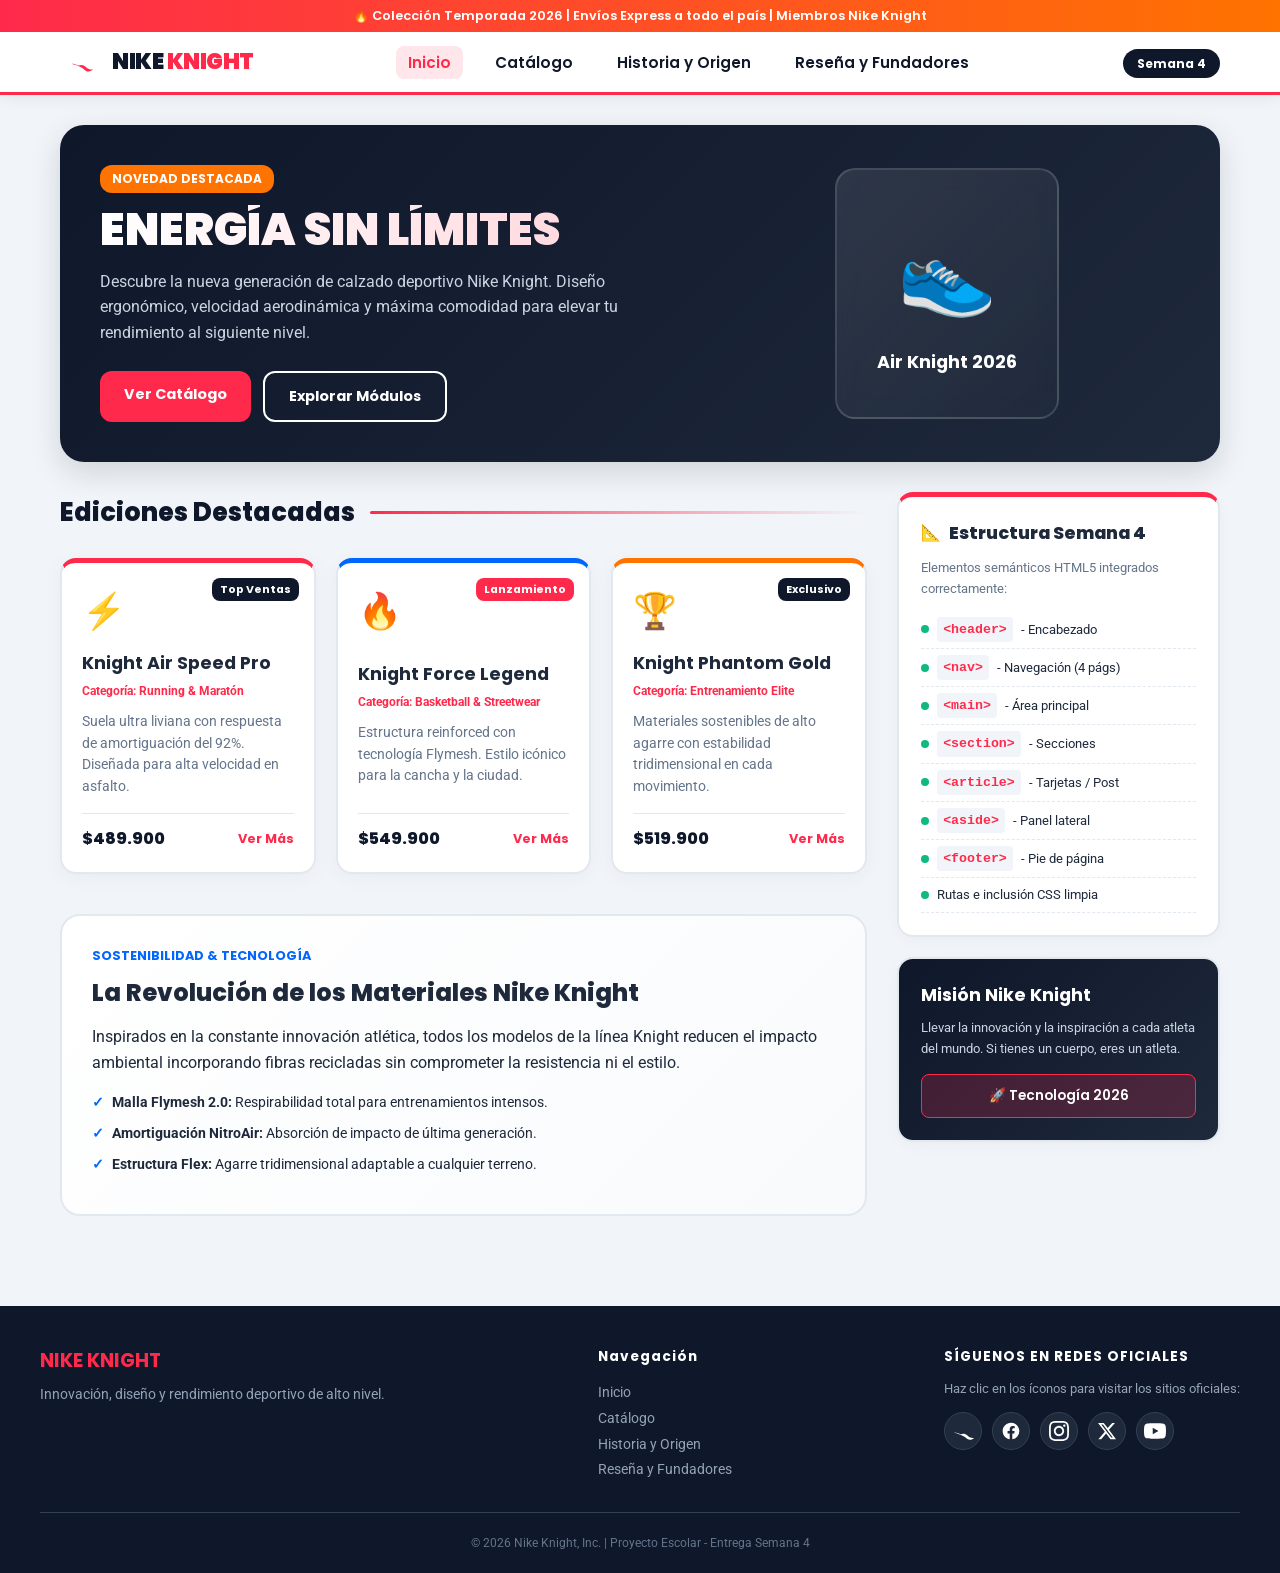
<file: index.html>
<!DOCTYPE html>
<html lang="es">
<head>
    <meta charset="UTF-8">
    <meta name="viewport" content="width=device-width, initial-scale=1.0">
    <title>Nike Knight - Innovación & Estilo Deportivo</title>
    <!-- Ruta limpia a la carpeta css -->
    <link rel="stylesheet" href="CSS/cssindex.css">
    <!-- Google Fonts -->
    <link rel="preconnect" href="https://fonts.googleapis.com">
    <link rel="preconnect" href="https://fonts.gstatic.com" crossorigin>
    <link href="https://fonts.googleapis.com/css2?family=Poppins:wght@400;600;800;900&family=Roboto:wght@400;500;700&display=swap" rel="stylesheet">
</head>
<body>

    <!-- HEADER: Encabezado principal del sitio -->
    <header class="main-header">
        <div class="top-announcement">
            <p>🔥 Colección Temporada 2026 | Envíos Express a todo el país | Miembros Nike Knight</p>
        </div>
        
        <div class="header-body">
            <div class="brand-container">
                <a href="HTML/index.html" class="logo-link">
                    <!-- Icono Swoosh Vectorial de Nike -->
                    <svg class="brand-logo" viewBox="0 0 24 24" aria-label="Logo Nike Knight">
                        <path fill="currentColor" d="M9.408 15.602c-2.482-1.31-5.186-2.002-7.908-2.002 0 0 9.87 2.11 13.91 6.15 3.32 3.32 7.09 1.25 8.59-.25-1.88.38-4.72-.1-7.14-2.52-2.13-2.13-4.63-2.61-7.452-1.378z"/>
                    </svg>
                    <span class="brand-title">NIKE <span class="highlight">KNIGHT</span></span>
                </a>
            </div>

            <!-- NAV: Menú de navegación principal (4 páginas principales) -->
            <nav class="main-nav">
                <ul>
                    <li><a href="index.html" class="nav-link active">Inicio</a></li>
                    <li><a href="calzado.html" class="nav-link">Catálogo</a></li>
                    <li><a href="colecciones.html" class="nav-link">Historia y Origen</a></li>
                    <li><a href="contacto.html" class="nav-link">Reseña y Fundadores</a></li>
                </ul>
            </nav>

            <div class="header-status">
                <span class="status-pill">Semana 4</span>
            </div>
        </div>
    </header>

    <!-- MAIN: Contenido central -->
    <main class="main-layout">

        <!-- Banner Principal Hero estilo Cómic/Revista dinámico -->
        <section class="hero-banner">
            <div class="hero-content">
                <span class="category-badge">Novedad Destacada</span>
                <h1 class="hero-title">ENERGÍA SIN LÍMITES</h1>
                <p class="hero-subtitle">Descubre la nueva generación de calzado deportivo Nike Knight. Diseño ergonómico, velocidad aerodinámica y máxima comodidad para elevar tu rendimiento al siguiente nivel.</p>
                <div class="hero-actions">
                    <a href="calzado.html" class="cta-button primary">Ver Catálogo</a>
                    <a href="#proyectos" class="cta-button secondary">Explorar Módulos</a>
                </div>
            </div>
            <div class="hero-visual">
                <div class="visual-card">
                    <span class="card-floating-icon">👟</span>
                    <span class="visual-tag">Air Knight 2026</span>
                </div>
            </div>
        </section>

        <!-- Layout en rejilla de contenido + lateral -->
        <div class="layout-grid">

            <!-- Columna Izquierda: Secciones y Artículos -->
            <div class="content-primary">

                <!-- SECTION 1: Galería / Catálogo -->
                <section id="proyectos" class="content-section">
                    <div class="section-header">
                        <h2>Ediciones Destacadas</h2>
                        <span class="section-divider"></span>
                    </div>

                    <div class="cards-wrapper">
                        <!-- ARTICLE 1 -->
                        <article class="comic-card red-theme">
                            <div class="card-badge">Top Ventas</div>
                            <div class="card-header-icon">
                                <span>⚡</span>
                            </div>
                            <div class="card-body">
                                <h3>Knight Air Speed Pro</h3>
                                <p class="card-sub">Categoría: Running & Maratón</p>
                                <p class="card-text">Suela ultra liviana con respuesta de amortiguación del 92%. Diseñada para alta velocidad en asfalto.</p>
                            </div>
                            <div class="card-footer">
                                <span class="price-tag">$489.900</span>
                                <a href="calzado.html" class="card-btn">Ver Más</a>
                            </div>
                        </article>

                        <!-- ARTICLE 2 -->
                        <article class="comic-card blue-theme">
                            <div class="card-badge new">Lanzamiento</div>
                            <div class="card-header-icon">
                                <span>🔥</span>
                            </div>
                            <div class="card-body">
                                <h3>Knight Force Legend</h3>
                                <p class="card-sub">Categoría: Basketball & Streetwear</p>
                                <p class="card-text">Estructura reinforced con tecnología Flymesh. Estilo icónico para la cancha y la ciudad.</p>
                            </div>
                            <div class="card-footer">
                                <span class="price-tag">$549.900</span>
                                <a href="calzado.html" class="card-btn">Ver Más</a>
                            </div>
                        </article>

                        <!-- ARTICLE 3 -->
                        <article class="comic-card orange-theme">
                            <div class="card-badge">Exclusivo</div>
                            <div class="card-header-icon">
                                <span>🏆</span>
                            </div>
                            <div class="card-body">
                                <h3>Knight Phantom Gold</h3>
                                <p class="card-sub">Categoría: Entrenamiento Elite</p>
                                <p class="card-text">Materiales sostenibles de alto agarre con estabilidad tridimensional en cada movimiento.</p>
                            </div>
                            <div class="card-footer">
                                <span class="price-tag">$519.900</span>
                                <a href="calzado.html" class="card-btn">Ver Más</a>
                            </div>
                        </article>
                    </div>
                </section>

                <!-- SECTION 2: Historia / Artículo Informativo -->
                <section class="content-section info-banner">
                    <article class="article-feature">
                        <div class="feature-tag">Sostenibilidad & Tecnología</div>
                        <h2>La Revolución de los Materiales Nike Knight</h2>
                        <p>Inspirados en la constante innovación atlética, todos los modelos de la línea Knight reducen el impacto ambiental incorporando fibras recicladas sin comprometer la resistencia ni el estilo.</p>
                        <ul class="feature-list">
                            <li><strong>Malla Flymesh 2.0:</strong> Respirabilidad total para entrenamientos intensos.</li>
                            <li><strong>Amortiguación NitroAir:</strong> Absorción de impacto de última generación.</li>
                            <li><strong>Estructura Flex:</strong> Agarre tridimensional adaptable a cualquier terreno.</li>
                        </ul>
                    </article>
                </section>

            </div>

            <!-- ASIDE: Información Lateral y Requisitos Cumplidos -->
            <aside class="content-aside">
                <div class="aside-card check-card">
                    <div class="aside-title">
                        <span class="icon">📐</span>
                        <h3>Estructura Semana 4</h3>
                    </div>
                    <p class="aside-intro">Elementos semánticos HTML5 integrados correctamente:</p>
                    <ul class="semantic-list">
                        <li><span class="dot green"></span> <code>&lt;header&gt;</code> - Encabezado</li>
                        <li><span class="dot green"></span> <code>&lt;nav&gt;</code> - Navegación (4 págs)</li>
                        <li><span class="dot green"></span> <code>&lt;main&gt;</code> - Área principal</li>
                        <li><span class="dot green"></span> <code>&lt;section&gt;</code> - Secciones</li>
                        <li><span class="dot green"></span> <code>&lt;article&gt;</code> - Tarjetas / Post</li>
                        <li><span class="dot green"></span> <code>&lt;aside&gt;</code> - Panel lateral</li>
                        <li><span class="dot green"></span> <code>&lt;footer&gt;</code> - Pie de página</li>
                        <li><span class="dot green"></span> Rutas e inclusión CSS limpia</li>
                    </ul>
                </div>

                <!-- Cuadro reemplazado sin formulario -->
                <div class="aside-card promo-card">
                    <h3>Misión Nike Knight</h3>
                    <p>Llevar la innovación y la inspiración a cada atleta del mundo. Si tienes un cuerpo, eres un atleta.</p>
                    <div class="info-box-badge">
                        <span>🚀 Tecnología 2026</span>
                    </div>
                </div>
            </aside>

        </div>

    </main>

    <!-- FOOTER: Pie de página responsivo -->
    <footer class="main-footer">
        <div class="footer-container">
            <div class="footer-info">
                <h4>NIKE KNIGHT</h4>
                <p>Innovación, diseño y rendimiento deportivo de alto nivel.</p>
            </div>

            <div class="footer-links">
                <h5>Navegación</h5>
                <ul>
                    <li><a href="index.html">Inicio</a></li>
                    <li><a href="calzado.html">Catálogo</a></li>
                    <li><a href="colecciones.html">Historia y Origen</a></li>
                    <li><a href="contacto.html">Reseña y Fundadores</a></li>
                </ul>
            </div>

            <div class="footer-social">
                <h5>SÍGUENOS EN REDES OFICIALES</h5>
                <p class="social-desc">Haz clic en los íconos para visitar los sitios oficiales:</p>
                <div class="social-icons">
                    <a href="https://www.nike.com" target="_blank" rel="noopener" class="social-link nike-official" title="Sitio Oficial Nike">
                        <svg viewBox="0 0 24 24" width="22" height="22"><path fill="currentColor" d="M9.408 15.602c-2.482-1.31-5.186-2.002-7.908-2.002 0 0 9.87 2.11 13.91 6.15 3.32 3.32 7.09 1.25 8.59-.25-1.88.38-4.72-.1-7.14-2.52-2.13-2.13-4.63-2.61-7.452-1.378z"/></svg>
                    </a>
                    <a href="https://www.facebook.com/nike" target="_blank" rel="noopener" class="social-link fb" title="Facebook Oficial">
                        <svg viewBox="0 0 24 24" width="20" height="20"><path fill="currentColor" d="M12 2.04C6.5 2.04 2 6.53 2 12.06C2 17.06 5.66 21.21 10.44 21.96V14.96H7.9V12.06H10.44V9.85C10.44 7.34 11.93 5.96 14.22 5.96C15.31 5.96 16.45 6.15 16.45 6.15V8.62H15.19C13.95 8.62 13.56 9.39 13.56 10.18V12.06H16.34L15.89 14.96H13.56V21.96A10 10 0 0 0 22 12.06C22 6.53 17.5 2.04 12 2.04Z"/></svg>
                    </a>
                    <a href="https://www.instagram.com/nike" target="_blank" rel="noopener" class="social-link ig" title="Instagram Oficial">
                        <svg viewBox="0 0 24 24" width="20" height="20"><path fill="currentColor" d="M12 2.163c3.204 0 3.584.012 4.85.07 3.252.148 4.771 1.691 4.919 4.919.058 1.265.069 1.645.069 4.849 0 3.205-.012 3.584-.069 4.849-.149 3.225-1.664 4.771-4.919 4.919-1.266.058-1.644.07-4.85.07-3.204 0-3.584-.012-4.849-.07-3.26-.149-4.771-1.699-4.919-4.92-.058-1.265-.07-1.644-.07-4.849 0-3.204.013-3.583.07-4.849.149-3.227 1.664-4.771 4.919-4.919 1.266-.057 1.645-.069 4.849-.069zm0-2.163c-3.259 0-3.667.014-4.947.072-4.358.2-6.78 2.618-6.98 6.98-.059 1.281-.073 1.689-.073 4.948 0 3.259.014 3.668.072 4.948.2 4.358 2.618 6.78 6.98 6.98 1.281.058 1.689.072 4.948.072 3.259 0 3.668-.014 4.948-.072 4.354-.2 6.782-2.618 6.979-6.98.059-1.28.073-1.689.073-4.948 0-3.259-.014-3.667-.072-4.947-.196-4.354-2.617-6.78-6.979-6.98-1.281-.059-1.69-.073-4.949-.073zm0 5.838c-3.403 0-6.162 2.759-6.162 6.162s2.759 6.163 6.162 6.163 6.162-2.759 6.162-6.163c0-3.403-2.759-6.162-6.162-6.162zm0 10.162c-2.209 0-4-1.79-4-4 0-2.209 1.791-4 4-4s4 1.791 4 4c0 2.21-1.791 4-4 4zm6.406-11.845c-.796 0-1.441.645-1.441 1.44s.645 1.44 1.441 1.44c.795 0 1.439-.645 1.439-1.44s-.644-1.44-1.439-1.44z"/></svg>
                    </a>
                    <a href="https://twitter.com/nike" target="_blank" rel="noopener" class="social-link tw" title="X (Twitter) Oficial">
                        <svg viewBox="0 0 24 24" width="20" height="20"><path fill="currentColor" d="M18.244 2.25h3.308l-7.227 8.26 8.502 11.24H16.17l-5.214-6.817L4.99 21.75H1.68l7.73-8.835L1.254 2.25H8.08l4.713 6.231zm-1.161 17.52h1.833L7.084 4.126H5.117z"/></svg>
                    </a>
                    <a href="https://www.youtube.com/user/nike" target="_blank" rel="noopener" class="social-link yt" title="YouTube Oficial">
                        <svg viewBox="0 0 24 24" width="22" height="22"><path fill="currentColor" d="M23.498 6.186a3.016 3.016 0 0 0-2.122-2.136C19.505 3.545 12 3.545 12 3.545s-7.505 0-9.377.505A3.017 3.017 0 0 0 .502 6.186C0 8.07 0 12 0 12s0 3.93.502 5.814a3.016 3.016 0 0 0 2.122 2.136c1.871.505 9.376.505 9.376.505s7.505 0 9.377-.505a3.015 3.015 0 0 0 2.122-2.136C24 15.93 24 12 24 12s0-3.93-.502-5.814zM9.545 15.568V8.432L15.818 12l-6.273 3.568z"/></svg>
                    </a>
                </div>
            </div>
        </div>

        <div class="footer-bottom">
            <p>&copy; 2026 Nike Knight, Inc. | Proyecto Escolar - Entrega Semana 4</p>
        </div>
    </footer>

</body>
</html>
</file>
<file: CSS/cssindex.css>
/* ==========================================================================
   ESTILOS CSS3 - NIKE KNIGHT (DISEÑO VIBRANTE, MODERNO Y RESPONSIVO)
   Entrega Semana 4 - Sin JavaScript
   ========================================================================== */

/* Variables de Colores Vivos y Tipografía */
:root {
    --primary-red: #ff2a4b;
    --primary-blue: #0066ff;
    --primary-orange: #ff7300;
    --dark-navy: #0f172a;
    --card-bg: #ffffff;
    --bg-light: #f1f5f9;
    --text-main: #1e293b;
    --text-muted: #64748b;
    --border-line: #e2e8f0;
    --font-heading: 'Poppins', sans-serif;
    --font-body: 'Roboto', sans-serif;
}

/* Reseteo general */
* {
    margin: 0;
    padding: 0;
    box-sizing: border-box;
}

body {
    font-family: var(--font-body);
    background-color: var(--bg-light);
    color: var(--text-main);
    line-height: 1.6;
}

a {
    text-decoration: none;
    color: inherit;
    transition: all 0.3s ease;
}

/* --------------------------------------------------------------------------
   1. HEADER & NAV (Navegación 4 Páginas)
   -------------------------------------------------------------------------- */
.main-header {
    background-color: #ffffff;
    border-bottom: 3px solid var(--primary-red);
    box-shadow: 0 4px 15px rgba(0,0,0,0.06);
    position: sticky;
    top: 0;
    z-index: 1000;
}

.top-announcement {
    background: linear-gradient(90deg, var(--primary-red), var(--primary-orange));
    color: #ffffff;
    text-align: center;
    padding: 6px 15px;
    font-size: 0.8rem;
    font-weight: 600;
    font-family: var(--font-heading);
}

.header-body {
    max-width: 1200px;
    margin: 0 auto;
    padding: 12px 20px;
    display: flex;
    justify-content: space-between;
    align-items: center;
    flex-wrap: wrap;
}

.brand-container .logo-link {
    display: flex;
    align-items: center;
    gap: 10px;
}

.brand-logo {
    width: 42px;
    height: 24px;
    color: var(--primary-red);
}

.brand-title {
    font-family: var(--font-heading);
    font-weight: 900;
    font-size: 1.4rem;
    color: var(--dark-navy);
    letter-spacing: -0.5px;
}

.brand-title .highlight {
    color: var(--primary-red);
}

.main-nav ul {
    display: flex;
    list-style: none;
    gap: 20px;
}

.nav-link {
    font-family: var(--font-heading);
    font-weight: 600;
    font-size: 0.95rem;
    color: var(--dark-navy);
    padding: 6px 12px;
    border-radius: 8px;
}

.nav-link:hover,
.nav-link.active {
    background-color: #ffe6eb;
    color: var(--primary-red);
}

.status-pill {
    background-color: var(--dark-navy);
    color: #ffffff;
    padding: 6px 14px;
    border-radius: 20px;
    font-size: 0.75rem;
    font-weight: 700;
    font-family: var(--font-heading);
}

/* --------------------------------------------------------------------------
   2. HERO BANNER
   -------------------------------------------------------------------------- */
.hero-banner {
    max-width: 1200px;
    margin: 30px auto 10px auto;
    padding: 40px;
    background: linear-gradient(135deg, var(--dark-navy) 0%, #1e293b 100%);
    border-radius: 24px;
    color: #ffffff;
    display: flex;
    align-items: center;
    gap: 30px;
    box-shadow: 0 10px 30px rgba(15, 23, 42, 0.15);
}

.hero-content {
    flex: 1;
}

.category-badge {
    background: var(--primary-orange);
    color: #ffffff;
    font-size: 0.75rem;
    font-weight: 700;
    padding: 4px 12px;
    border-radius: 12px;
    text-transform: uppercase;
    font-family: var(--font-heading);
    display: inline-block;
    margin-bottom: 12px;
}

.hero-title {
    font-family: var(--font-heading);
    font-size: 2.8rem;
    font-weight: 900;
    line-height: 1.1;
    margin-bottom: 15px;
    background: linear-gradient(90deg, #ffffff, #ffd1d8);
    -webkit-background-clip: text;
    -webkit-text-fill-color: transparent;
}

.hero-subtitle {
    font-size: 1rem;
    color: #cbd5e1;
    margin-bottom: 25px;
    max-width: 550px;
}

.hero-actions {
    display: flex;
    gap: 12px;
}

.cta-button {
    padding: 12px 24px;
    border-radius: 12px;
    font-family: var(--font-heading);
    font-weight: 700;
    font-size: 0.9rem;
    display: inline-block;
}

.cta-button.primary {
    background-color: var(--primary-red);
    color: #ffffff;
}

.cta-button.primary:hover {
    background-color: #e01f3d;
    transform: translateY(-2px);
}

.cta-button.secondary {
    border: 2px solid #ffffff;
    color: #ffffff;
}

.cta-button.secondary:hover {
    background-color: rgba(255,255,255,0.1);
}

.hero-visual {
    flex: 0.8;
    display: flex;
    justify-content: center;
}

.visual-card {
    background: linear-gradient(135deg, rgba(255,255,255,0.1), rgba(255,255,255,0.02));
    border: 2px solid rgba(255,255,255,0.15);
    border-radius: 20px;
    padding: 40px;
    text-align: center;
    backdrop-filter: blur(10px);
}

.card-floating-icon {
    font-size: 5rem;
    display: block;
    margin-bottom: 10px;
}

.visual-tag {
    font-family: var(--font-heading);
    font-weight: 700;
    font-size: 1.1rem;
    color: #ffffff;
}

/* --------------------------------------------------------------------------
   3. LAYOUT GRID (Contenido Principal + Aside)
   -------------------------------------------------------------------------- */
.main-layout {
    max-width: 1200px;
    margin: 0 auto;
    padding: 0 20px;
}

.layout-grid {
    display: flex;
    gap: 30px;
    margin-top: 30px;
    margin-bottom: 50px;
}

.content-primary {
    flex: 2.5;
}

.content-aside {
    flex: 1;
}

/* --------------------------------------------------------------------------
   4. SECCIONES Y TARJETAS
   -------------------------------------------------------------------------- */
.content-section {
    margin-bottom: 40px;
}

.section-header {
    display: flex;
    align-items: center;
    gap: 15px;
    margin-bottom: 25px;
}

.section-header h2 {
    font-family: var(--font-heading);
    font-size: 1.6rem;
    font-weight: 800;
    color: var(--dark-navy);
}

.section-divider {
    flex: 1;
    height: 3px;
    background: linear-gradient(90deg, var(--primary-red), transparent);
    border-radius: 2px;
}

.cards-wrapper {
    display: grid;
    grid-template-columns: repeat(auto-fit, minmax(220px, 1fr));
    gap: 20px;
}

.comic-card {
    background-color: var(--card-bg);
    border-radius: 16px;
    padding: 20px;
    position: relative;
    box-shadow: 0 4px 20px rgba(0,0,0,0.04);
    border: 2px solid var(--border-line);
    display: flex;
    flex-direction: column;
    justify-content: space-between;
    transition: all 0.3s ease;
}

.comic-card:hover {
    transform: translateY(-5px);
    box-shadow: 0 10px 25px rgba(0,0,0,0.08);
}

.comic-card.red-theme { border-top: 5px solid var(--primary-red); }
.comic-card.blue-theme { border-top: 5px solid var(--primary-blue); }
.comic-card.orange-theme { border-top: 5px solid var(--primary-orange); }

.card-badge {
    position: absolute;
    top: 15px;
    right: 15px;
    background-color: var(--dark-navy);
    color: #ffffff;
    font-size: 0.68rem;
    font-weight: 700;
    padding: 3px 8px;
    border-radius: 8px;
    font-family: var(--font-heading);
}

.card-badge.new {
    background-color: var(--primary-red);
}

.card-header-icon {
    font-size: 2.2rem;
    margin-bottom: 10px;
}

.card-body h3 {
    font-family: var(--font-heading);
    font-size: 1.1rem;
    font-weight: 700;
    margin-bottom: 4px;
}

.card-sub {
    font-size: 0.78rem;
    font-weight: 700;
    color: var(--primary-red);
    margin-bottom: 10px;
}

.card-text {
    font-size: 0.85rem;
    color: var(--text-muted);
    margin-bottom: 15px;
}

.card-footer {
    display: flex;
    justify-content: space-between;
    align-items: center;
    border-top: 1px solid var(--border-line);
    padding-top: 12px;
}

.price-tag {
    font-family: var(--font-heading);
    font-weight: 800;
    font-size: 1rem;
    color: var(--dark-navy);
}

.card-btn {
    font-family: var(--font-heading);
    font-weight: 700;
    font-size: 0.8rem;
    color: var(--primary-red);
}

.card-btn:hover {
    text-decoration: underline;
}

/* Feature Story */
.info-banner {
    background: linear-gradient(135deg, #ffffff 0%, #f8fafc 100%);
    border: 2px solid var(--border-line);
    border-radius: 20px;
    padding: 30px;
}

.feature-tag {
    color: var(--primary-blue);
    font-family: var(--font-heading);
    font-weight: 700;
    font-size: 0.8rem;
    text-transform: uppercase;
    margin-bottom: 8px;
}

.article-feature h2 {
    font-family: var(--font-heading);
    font-size: 1.5rem;
    font-weight: 800;
    margin-bottom: 12px;
}

.feature-list {
    margin-top: 15px;
    list-style: none;
}

.feature-list li {
    font-size: 0.9rem;
    margin-bottom: 8px;
    padding-left: 20px;
    position: relative;
}

.feature-list li::before {
    content: "✓";
    position: absolute;
    left: 0;
    color: var(--primary-blue);
    font-weight: bold;
}

/* --------------------------------------------------------------------------
   5. ASIDE / PANEL LATERAL
   -------------------------------------------------------------------------- */
.aside-card {
    background-color: var(--card-bg);
    border-radius: 16px;
    padding: 22px;
    margin-bottom: 20px;
    border: 2px solid var(--border-line);
    box-shadow: 0 4px 15px rgba(0,0,0,0.03);
}

.check-card {
    border-top: 5px solid var(--primary-red);
}

.aside-title {
    display: flex;
    align-items: center;
    gap: 8px;
    margin-bottom: 10px;
}

.aside-title h3 {
    font-family: var(--font-heading);
    font-size: 1.1rem;
    font-weight: 800;
}

.aside-intro {
    font-size: 0.82rem;
    color: var(--text-muted);
    margin-bottom: 12px;
}

.semantic-list {
    list-style: none;
}

.semantic-list li {
    font-size: 0.83rem;
    padding: 6px 0;
    border-bottom: 1px dashed var(--border-line);
    display: flex;
    align-items: center;
    gap: 8px;
}

.dot.green {
    width: 8px;
    height: 8px;
    background-color: #10b981;
    border-radius: 50%;
    display: inline-block;
}

.semantic-list code {
    background-color: #f1f5f9;
    padding: 2px 6px;
    border-radius: 4px;
    color: var(--primary-red);
    font-weight: 700;
}

/* Cuadro Informativo Reemplazo */
.promo-card {
    background: linear-gradient(135deg, var(--dark-navy), #1e293b);
    color: #ffffff;
}

.promo-card h3 {
    font-family: var(--font-heading);
    font-size: 1.1rem;
    margin-bottom: 8px;
}

.promo-card p {
    font-size: 0.82rem;
    color: #cbd5e1;
    margin-bottom: 15px;
}

.info-box-badge {
    background-color: rgba(255, 42, 75, 0.2);
    border: 1px solid var(--primary-red);
    color: #ffffff;
    padding: 10px;
    border-radius: 8px;
    text-align: center;
    font-family: var(--font-heading);
    font-size: 0.85rem;
    font-weight: 600;
}

/* --------------------------------------------------------------------------
   6. FOOTER Y REDES SOCIALES OFICIALES
   -------------------------------------------------------------------------- */
.main-footer {
    background-color: var(--dark-navy);
    color: #ffffff;
    padding: 40px 20px 20px 20px;
    margin-top: 50px;
}

.footer-container {
    max-width: 1200px;
    margin: 0 auto;
    display: flex;
    justify-content: space-between;
    flex-wrap: wrap;
    gap: 30px;
    padding-bottom: 30px;
    border-bottom: 1px solid #334155;
}

.footer-info h4 {
    font-family: var(--font-heading);
    font-size: 1.2rem;
    color: var(--primary-red);
    margin-bottom: 8px;
}

.footer-info p {
    font-size: 0.85rem;
    color: #94a3b8;
}

.footer-links h5,
.footer-social h5 {
    font-family: var(--font-heading);
    font-size: 0.85rem;
    letter-spacing: 1px;
    margin-bottom: 12px;
    color: #ffffff;
}

.footer-links ul {
    list-style: none;
}

.footer-links a {
    color: #94a3b8;
    font-size: 0.85rem;
}

.footer-links a:hover {
    color: #ffffff;
}

.social-desc {
    font-size: 0.8rem;
    color: #94a3b8;
    margin-bottom: 12px;
}

.social-icons {
    display: flex;
    gap: 10px;
}

.social-link {
    width: 38px;
    height: 38px;
    background-color: #1e293b;
    color: #ffffff;
    border-radius: 50%;
    display: flex;
    align-items: center;
    justify-content: center;
    transition: all 0.3s ease;
    border: 1px solid #334155;
}

.social-link:hover {
    transform: translateY(-3px);
}

.social-link.nike-official:hover { background-color: #ffffff; color: #000000; }
.social-link.fb:hover { background-color: #1877f2; }
.social-link.ig:hover { background-color: #e4405f; }
.social-link.tw:hover { background-color: #000000; }
.social-link.yt:hover { background-color: #ff0000; }

.footer-bottom {
    max-width: 1200px;
    margin: 20px auto 0 auto;
    text-align: center;
    font-size: 0.78rem;
    color: #64748b;
}

/* --------------------------------------------------------------------------
   7. DISEÑO RESPONSIVO (MEDIA QUERIES)
   -------------------------------------------------------------------------- */
@media (max-width: 992px) {
    .layout-grid {
        flex-direction: column;
    }
    
    .hero-banner {
        flex-direction: column;
        text-align: center;
        padding: 30px;
    }

    .hero-subtitle {
        margin-left: auto;
        margin-right: auto;
    }

    .hero-actions {
        justify-content: center;
    }
}

@media (max-width: 768px) {
    .header-body {
        flex-direction: column;
        gap: 15px;
    }

    .main-nav ul {
        gap: 10px;
        flex-wrap: wrap;
        justify-content: center;
    }

    .footer-container {
        flex-direction: column;
        text-align: center;
    }

    .social-icons {
        justify-content: center;
    }
}
</file>
